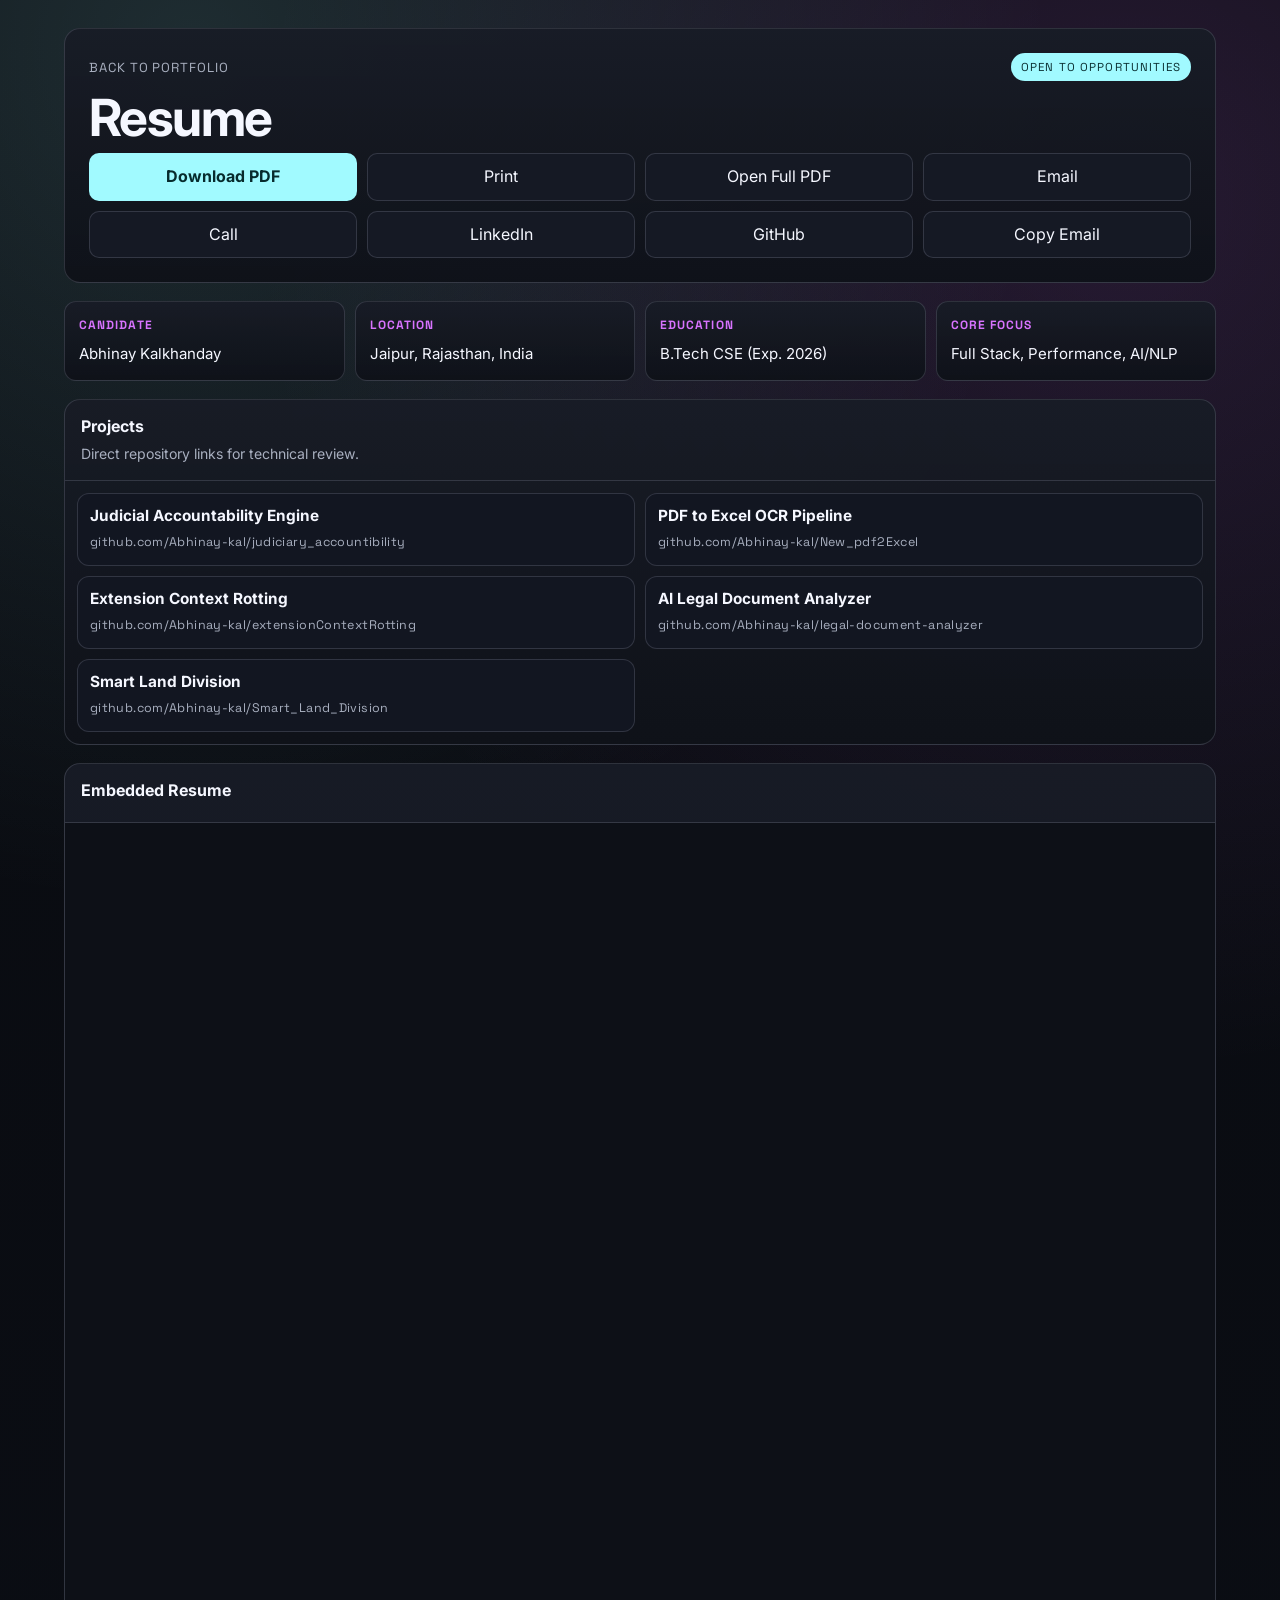
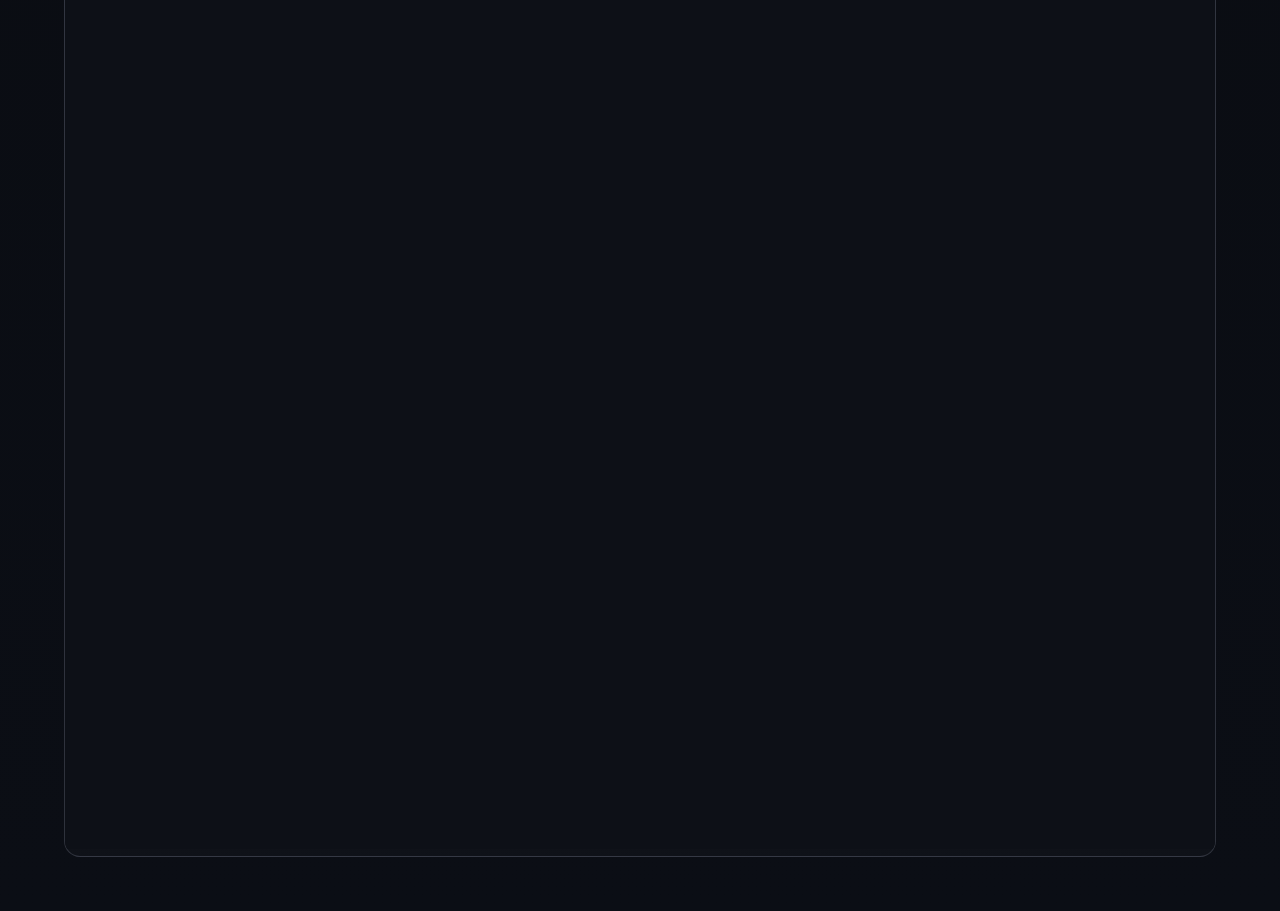
<file: resume.html>
<!DOCTYPE html>
<html lang="en">
<head>
    <meta charset="UTF-8">
    <meta name="viewport" content="width=device-width, initial-scale=1.0">
    <title>Resume | Abhinay Kalkhanday</title>
    <meta name="description" content="Resume page for Abhinay Kalkhanday with recruiter-friendly actions and embedded PDF view.">
    <link rel="preconnect" href="https://fonts.googleapis.com">
    <link rel="preconnect" href="https://fonts.gstatic.com" crossorigin>
    <link href="https://fonts.googleapis.com/css2?family=Inter:wght@400;500;600;700;900&family=Space+Grotesk:wght@400;500;700&display=swap" rel="stylesheet">
    <link rel="stylesheet" href="resume.css">
</head>
<body>
    <main class="resume-shell">
        <header class="resume-header">
            <div class="top-row">
                <a class="back-link" href="index.html">Back to Portfolio</a>
                <span class="availability">Open to opportunities</span>
            </div>
            <h1>Resume</h1>
            
            <div class="action-grid">
                <a class="action primary" href="Resume%20Abhinay%20Kalkanday.pdf" download>Download PDF</a>
                <a class="action" href="Resume%20Abhinay%20Kalkanday.pdf" target="_blank" rel="noopener noreferrer">Print</a>
                <a class="action" href="Resume%20Abhinay%20Kalkanday.pdf" target="_blank" rel="noopener noreferrer">Open Full PDF</a>
                <a class="action" href="mailto:abhinay2003kalkhanday@gmail.com?subject=Opportunity%20for%20Abhinay%20Kalkhanday">Email</a>
                <a class="action" href="tel:+919875800189">Call</a>
                <a class="action" href="https://www.linkedin.com/in/abhinay-kalkhanday-35313724b/" target="_blank" rel="noopener noreferrer">LinkedIn</a>
                <a class="action" href="https://github.com/Abhinay-kal" target="_blank" rel="noopener noreferrer">GitHub</a>
                <a class="action" href="mailto:abhinay2003kalkhanday@gmail.com">Copy Email</a>
            </div>
        </header>

        <section class="meta-panel" aria-label="Quick candidate snapshot">
            <article>
                <h2>Candidate</h2>
                <p>Abhinay Kalkhanday</p>
            </article>
            <article>
                <h2>Location</h2>
                <p>Jaipur, Rajasthan, India</p>
            </article>
            <article>
                <h2>Education</h2>
                <p>B.Tech CSE (Exp. 2026)</p>
            </article>
            <article>
                <h2>Core Focus</h2>
                <p>Full Stack, Performance, AI/NLP</p>
            </article>
        </section>

        <section class="projects-panel" aria-label="Selected project repositories">
            <div class="viewer-head">
                <h2>Projects</h2>
                <p>Direct repository links for technical review.</p>
            </div>
            <div class="project-grid">
                <article class="project-card">
                    <h3>Judicial Accountability Engine</h3>
                    <a href="https://github.com/Abhinay-kal/judiciary_accountibility" target="_blank" rel="noopener noreferrer">github.com/Abhinay-kal/judiciary_accountibility</a>
                </article>

                <article class="project-card">
                    <h3>PDF to Excel OCR Pipeline</h3>
                    <a href="https://github.com/Abhinay-kal/New_pdf2Excel" target="_blank" rel="noopener noreferrer">github.com/Abhinay-kal/New_pdf2Excel</a>
                </article>

                <article class="project-card">
                    <h3>Extension Context Rotting</h3>
                    <a href="https://github.com/Abhinay-kal/extensionContextRotting" target="_blank" rel="noopener noreferrer">github.com/Abhinay-kal/extensionContextRotting</a>
                </article>

                <article class="project-card">
                    <h3>AI Legal Document Analyzer</h3>
                    <a href="https://github.com/Abhinay-kal/legal-document-analyzer" target="_blank" rel="noopener noreferrer">github.com/Abhinay-kal/legal-document-analyzer</a>
                </article>

                <article class="project-card">
                    <h3>Smart Land Division</h3>
                    <a href="https://github.com/Abhinay-kal/Smart_Land_Division" target="_blank" rel="noopener noreferrer">github.com/Abhinay-kal/Smart_Land_Division</a>
                </article>
            </div>
        </section>

        <section class="viewer-panel" aria-label="Embedded resume PDF viewer">
            <div class="viewer-head">
                <h2>Embedded Resume</h2>
            </div>
            <iframe
                title="Abhinay Kalkhanday Resume"
                src="Resume%20Abhinay%20Kalkanday.pdf#view=FitH&toolbar=0&navpanes=0&scrollbar=0"
                loading="eager">
            </iframe>
        </section>
    </main>

</body>
</html>
</file>
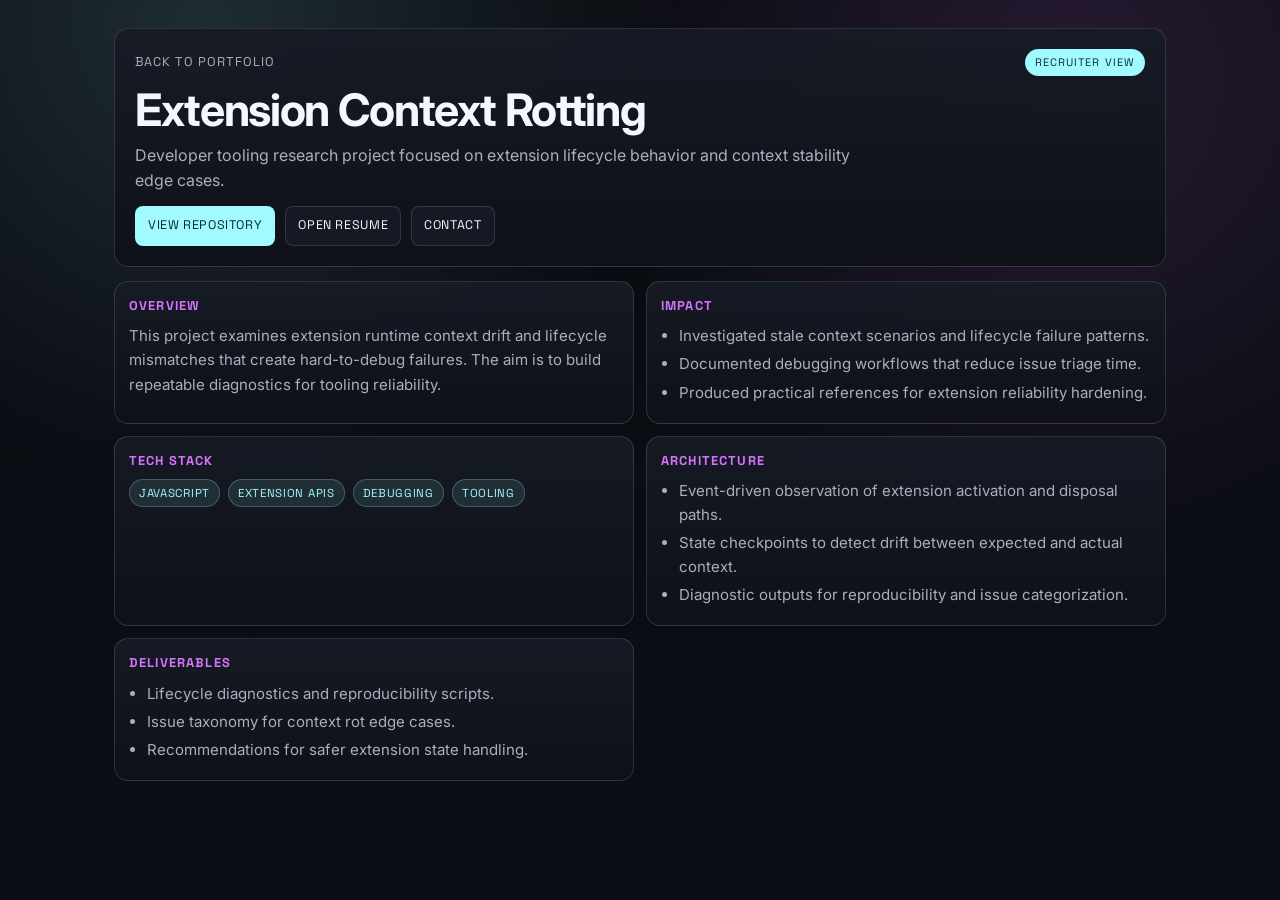
<file: projects/extension-context-rotting.html>
<!DOCTYPE html>
<html lang="en">
<head>
    <meta charset="UTF-8">
    <meta name="viewport" content="width=device-width, initial-scale=1.0">
    <title>Extension Context Rotting | Abhinay Kalkhanday</title>
    <meta name="description" content="Project detail page for Extension Context Rotting by Abhinay Kalkhanday.">
    <link rel="preconnect" href="https://fonts.googleapis.com">
    <link rel="preconnect" href="https://fonts.gstatic.com" crossorigin>
    <link href="https://fonts.googleapis.com/css2?family=Inter:wght@400;500;600;700;900&family=Space+Grotesk:wght@400;500;700&display=swap" rel="stylesheet">
    <link rel="stylesheet" href="project.css">
</head>
<body>
    <main class="project-shell">
        <header class="hero-panel">
            <div class="top-nav">
                <a class="back-link" href="../index.html">Back to Portfolio</a>
                <span class="badge">Recruiter View</span>
            </div>
            <h1>Extension Context Rotting</h1>
            <p class="subtitle">Developer tooling research project focused on extension lifecycle behavior and context stability edge cases.</p>
            <div class="cta-row">
                <a class="cta primary" href="https://github.com/Abhinay-kal/extensionContextRotting" target="_blank" rel="noopener noreferrer">View Repository</a>
                <a class="cta" href="../resume.html">Open Resume</a>
                <a class="cta" href="mailto:abhinay2003kalkhanday@gmail.com?subject=Discussion%20about%20Extension%20Context%20Rotting">Contact</a>
            </div>
        </header>

        <section class="grid">
            <article class="detail-panel">
                <h2>Overview</h2>
                <p>This project examines extension runtime context drift and lifecycle mismatches that create hard-to-debug failures. The aim is to build repeatable diagnostics for tooling reliability.</p>
            </article>

            <article class="detail-panel">
                <h2>Impact</h2>
                <ul>
                    <li>Investigated stale context scenarios and lifecycle failure patterns.</li>
                    <li>Documented debugging workflows that reduce issue triage time.</li>
                    <li>Produced practical references for extension reliability hardening.</li>
                </ul>
            </article>

            <article class="detail-panel">
                <h2>Tech Stack</h2>
                <div class="tags">
                    <span class="tag">JavaScript</span>
                    <span class="tag">Extension APIs</span>
                    <span class="tag">Debugging</span>
                    <span class="tag">Tooling</span>
                </div>
            </article>

            <article class="detail-panel">
                <h2>Architecture</h2>
                <ul>
                    <li>Event-driven observation of extension activation and disposal paths.</li>
                    <li>State checkpoints to detect drift between expected and actual context.</li>
                    <li>Diagnostic outputs for reproducibility and issue categorization.</li>
                </ul>
            </article>

            <article class="detail-panel">
                <h2>Deliverables</h2>
                <ul>
                    <li>Lifecycle diagnostics and reproducibility scripts.</li>
                    <li>Issue taxonomy for context rot edge cases.</li>
                    <li>Recommendations for safer extension state handling.</li>
                </ul>
            </article>
        </section>
    </main>
</body>
</html>
</file>
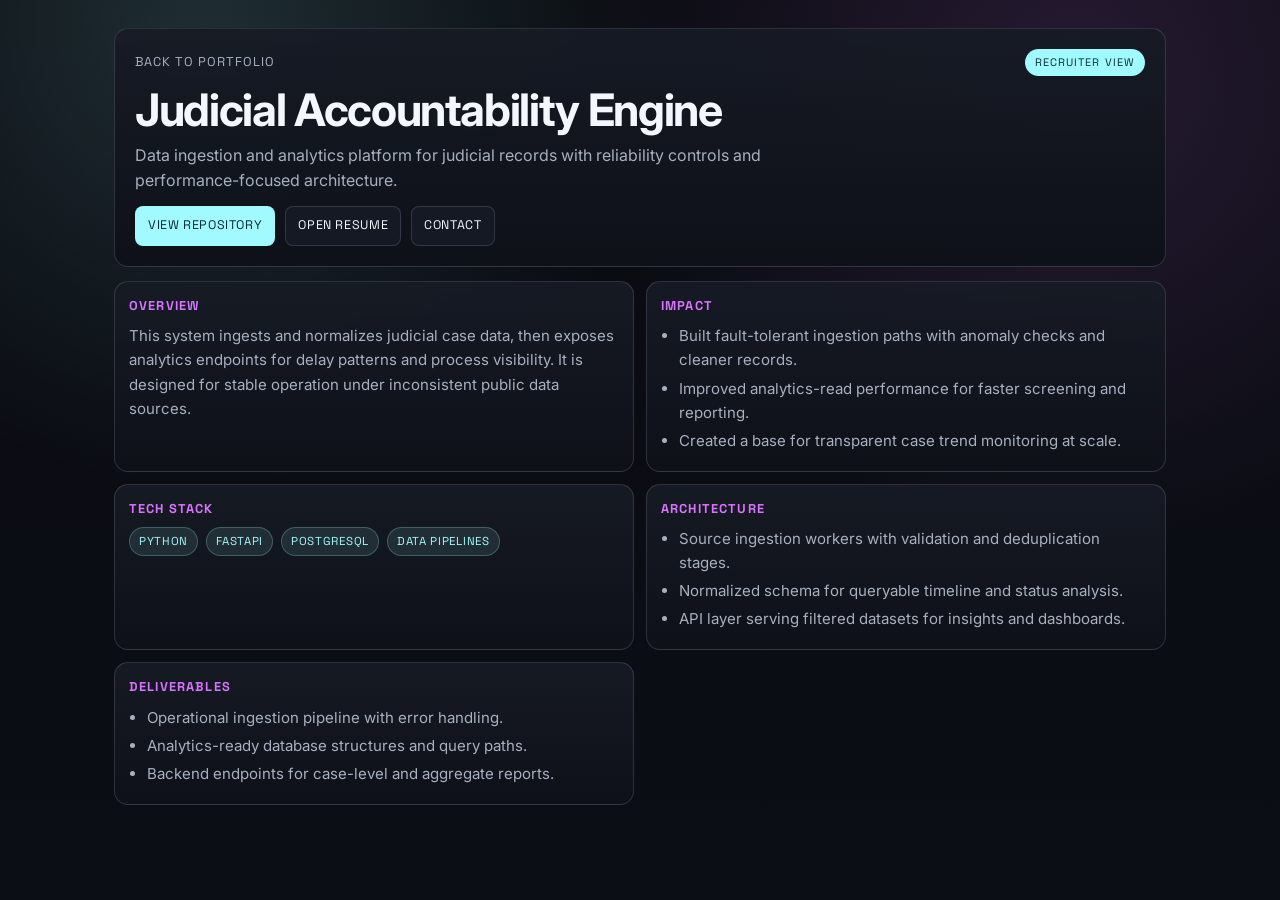
<file: projects/judicial-accountability.html>
<!DOCTYPE html>
<html lang="en">
<head>
    <meta charset="UTF-8">
    <meta name="viewport" content="width=device-width, initial-scale=1.0">
    <title>Judicial Accountability Engine | Abhinay Kalkhanday</title>
    <meta name="description" content="Project detail page for Judicial Accountability Engine by Abhinay Kalkhanday.">
    <link rel="preconnect" href="https://fonts.googleapis.com">
    <link rel="preconnect" href="https://fonts.gstatic.com" crossorigin>
    <link href="https://fonts.googleapis.com/css2?family=Inter:wght@400;500;600;700;900&family=Space+Grotesk:wght@400;500;700&display=swap" rel="stylesheet">
    <link rel="stylesheet" href="project.css">
</head>
<body>
    <main class="project-shell">
        <header class="hero-panel">
            <div class="top-nav">
                <a class="back-link" href="../index.html">Back to Portfolio</a>
                <span class="badge">Recruiter View</span>
            </div>
            <h1>Judicial Accountability Engine</h1>
            <p class="subtitle">Data ingestion and analytics platform for judicial records with reliability controls and performance-focused architecture.</p>
            <div class="cta-row">
                <a class="cta primary" href="https://github.com/Abhinay-kal/judiciary_accountibility" target="_blank" rel="noopener noreferrer">View Repository</a>
                <a class="cta" href="../resume.html">Open Resume</a>
                <a class="cta" href="mailto:abhinay2003kalkhanday@gmail.com?subject=Discussion%20about%20Judicial%20Accountability%20Engine">Contact</a>
            </div>
        </header>

        <section class="grid">
            <article class="detail-panel">
                <h2>Overview</h2>
                <p>This system ingests and normalizes judicial case data, then exposes analytics endpoints for delay patterns and process visibility. It is designed for stable operation under inconsistent public data sources.</p>
            </article>

            <article class="detail-panel">
                <h2>Impact</h2>
                <ul>
                    <li>Built fault-tolerant ingestion paths with anomaly checks and cleaner records.</li>
                    <li>Improved analytics-read performance for faster screening and reporting.</li>
                    <li>Created a base for transparent case trend monitoring at scale.</li>
                </ul>
            </article>

            <article class="detail-panel">
                <h2>Tech Stack</h2>
                <div class="tags">
                    <span class="tag">Python</span>
                    <span class="tag">FastAPI</span>
                    <span class="tag">PostgreSQL</span>
                    <span class="tag">Data Pipelines</span>
                </div>
            </article>

            <article class="detail-panel">
                <h2>Architecture</h2>
                <ul>
                    <li>Source ingestion workers with validation and deduplication stages.</li>
                    <li>Normalized schema for queryable timeline and status analysis.</li>
                    <li>API layer serving filtered datasets for insights and dashboards.</li>
                </ul>
            </article>

            <article class="detail-panel">
                <h2>Deliverables</h2>
                <ul>
                    <li>Operational ingestion pipeline with error handling.</li>
                    <li>Analytics-ready database structures and query paths.</li>
                    <li>Backend endpoints for case-level and aggregate reports.</li>
                </ul>
            </article>
        </section>
    </main>
</body>
</html>
</file>
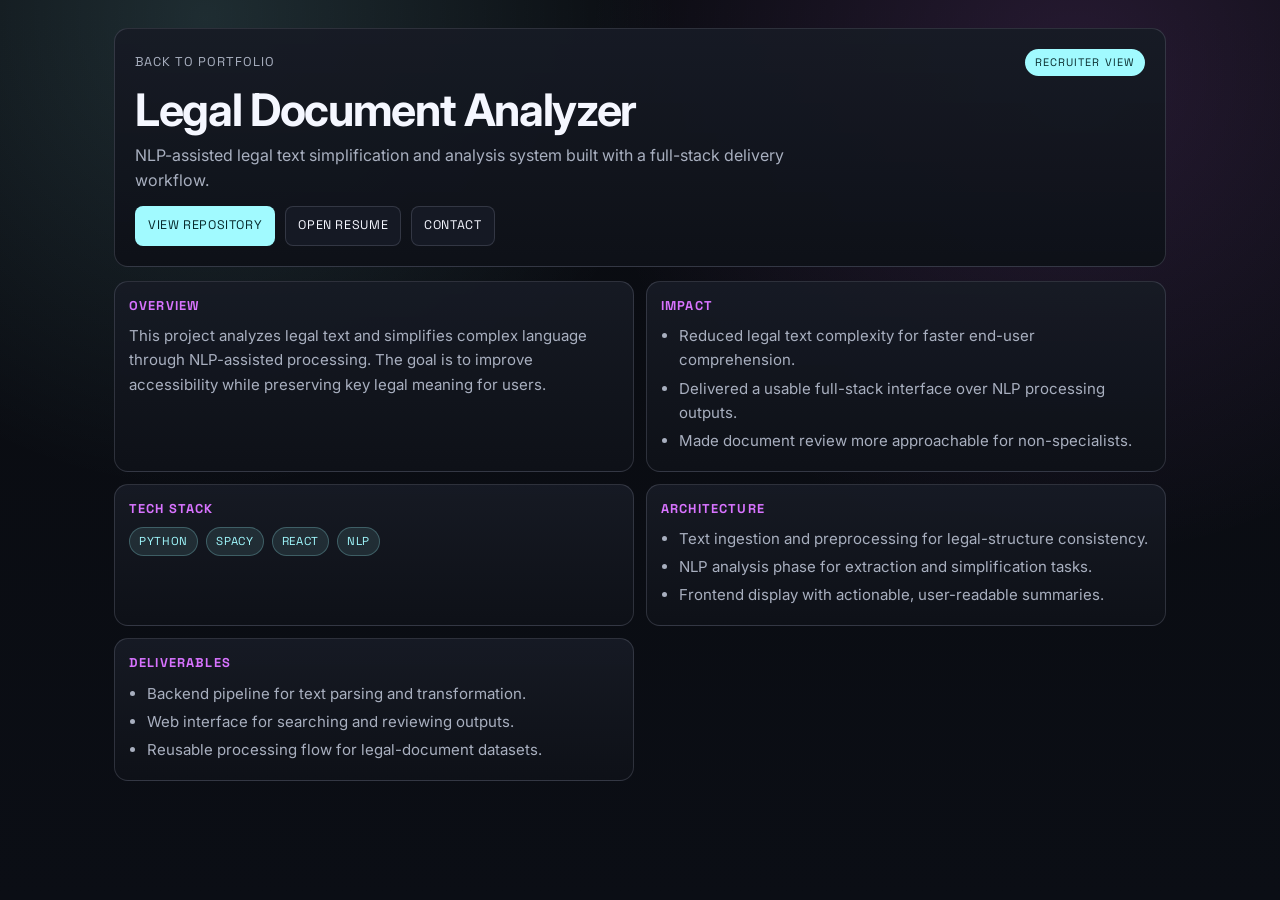
<file: projects/legal-document-analyzer.html>
<!DOCTYPE html>
<html lang="en">
<head>
    <meta charset="UTF-8">
    <meta name="viewport" content="width=device-width, initial-scale=1.0">
    <title>Legal Document Analyzer | Abhinay Kalkhanday</title>
    <meta name="description" content="Project detail page for Legal Document Analyzer by Abhinay Kalkhanday.">
    <link rel="preconnect" href="https://fonts.googleapis.com">
    <link rel="preconnect" href="https://fonts.gstatic.com" crossorigin>
    <link href="https://fonts.googleapis.com/css2?family=Inter:wght@400;500;600;700;900&family=Space+Grotesk:wght@400;500;700&display=swap" rel="stylesheet">
    <link rel="stylesheet" href="project.css">
</head>
<body>
    <main class="project-shell">
        <header class="hero-panel">
            <div class="top-nav">
                <a class="back-link" href="../index.html">Back to Portfolio</a>
                <span class="badge">Recruiter View</span>
            </div>
            <h1>Legal Document Analyzer</h1>
            <p class="subtitle">NLP-assisted legal text simplification and analysis system built with a full-stack delivery workflow.</p>
            <div class="cta-row">
                <a class="cta primary" href="https://github.com/Abhinay-kal/legal-document-analyzer" target="_blank" rel="noopener noreferrer">View Repository</a>
                <a class="cta" href="../resume.html">Open Resume</a>
                <a class="cta" href="mailto:abhinay2003kalkhanday@gmail.com?subject=Discussion%20about%20Legal%20Document%20Analyzer">Contact</a>
            </div>
        </header>

        <section class="grid">
            <article class="detail-panel">
                <h2>Overview</h2>
                <p>This project analyzes legal text and simplifies complex language through NLP-assisted processing. The goal is to improve accessibility while preserving key legal meaning for users.</p>
            </article>

            <article class="detail-panel">
                <h2>Impact</h2>
                <ul>
                    <li>Reduced legal text complexity for faster end-user comprehension.</li>
                    <li>Delivered a usable full-stack interface over NLP processing outputs.</li>
                    <li>Made document review more approachable for non-specialists.</li>
                </ul>
            </article>

            <article class="detail-panel">
                <h2>Tech Stack</h2>
                <div class="tags">
                    <span class="tag">Python</span>
                    <span class="tag">spaCy</span>
                    <span class="tag">React</span>
                    <span class="tag">NLP</span>
                </div>
            </article>

            <article class="detail-panel">
                <h2>Architecture</h2>
                <ul>
                    <li>Text ingestion and preprocessing for legal-structure consistency.</li>
                    <li>NLP analysis phase for extraction and simplification tasks.</li>
                    <li>Frontend display with actionable, user-readable summaries.</li>
                </ul>
            </article>

            <article class="detail-panel">
                <h2>Deliverables</h2>
                <ul>
                    <li>Backend pipeline for text parsing and transformation.</li>
                    <li>Web interface for searching and reviewing outputs.</li>
                    <li>Reusable processing flow for legal-document datasets.</li>
                </ul>
            </article>
        </section>
    </main>
</body>
</html>
</file>
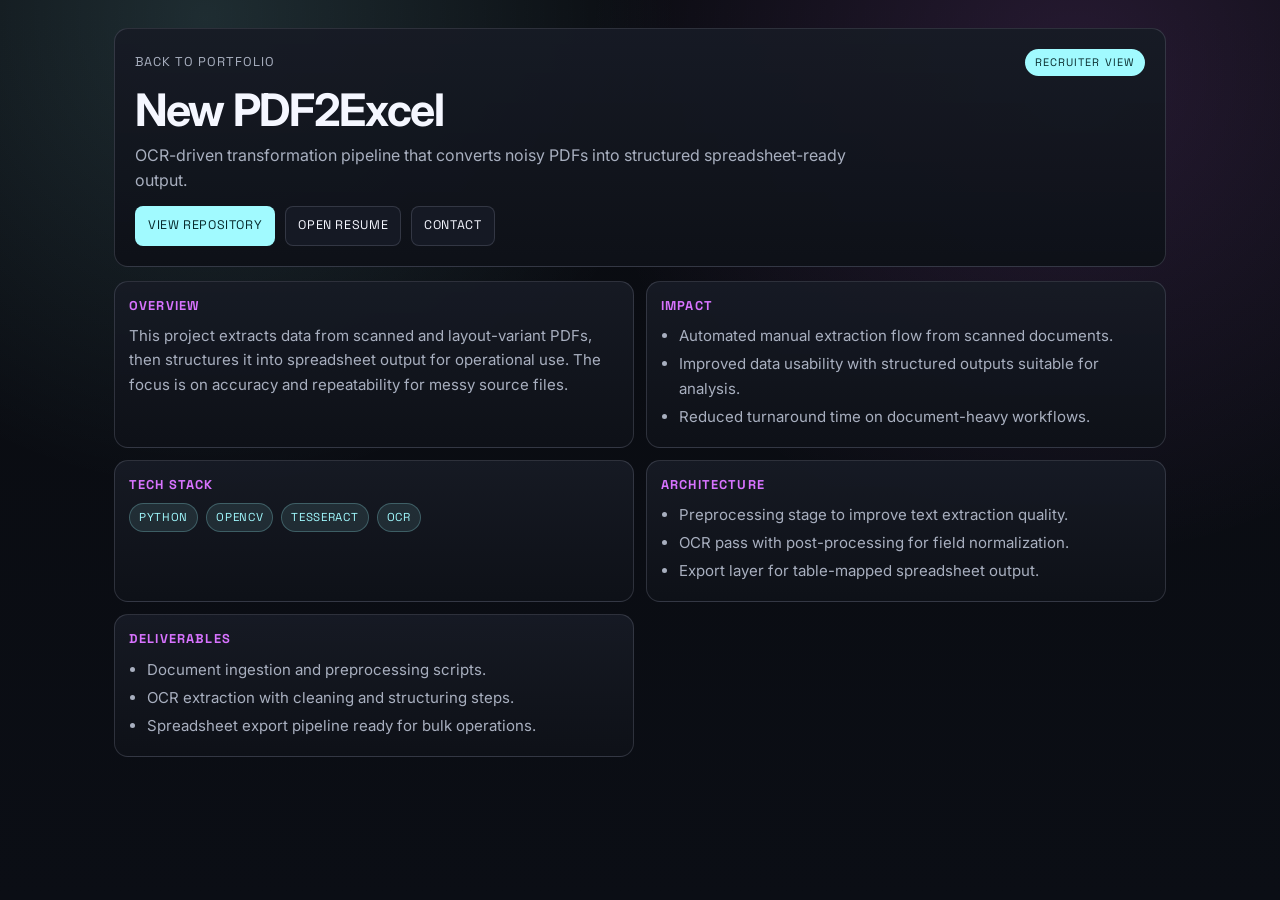
<file: projects/new-pdf2excel.html>
<!DOCTYPE html>
<html lang="en">
<head>
    <meta charset="UTF-8">
    <meta name="viewport" content="width=device-width, initial-scale=1.0">
    <title>New PDF2Excel | Abhinay Kalkhanday</title>
    <meta name="description" content="Project detail page for New PDF2Excel by Abhinay Kalkhanday.">
    <link rel="preconnect" href="https://fonts.googleapis.com">
    <link rel="preconnect" href="https://fonts.gstatic.com" crossorigin>
    <link href="https://fonts.googleapis.com/css2?family=Inter:wght@400;500;600;700;900&family=Space+Grotesk:wght@400;500;700&display=swap" rel="stylesheet">
    <link rel="stylesheet" href="project.css">
</head>
<body>
    <main class="project-shell">
        <header class="hero-panel">
            <div class="top-nav">
                <a class="back-link" href="../index.html">Back to Portfolio</a>
                <span class="badge">Recruiter View</span>
            </div>
            <h1>New PDF2Excel</h1>
            <p class="subtitle">OCR-driven transformation pipeline that converts noisy PDFs into structured spreadsheet-ready output.</p>
            <div class="cta-row">
                <a class="cta primary" href="https://github.com/Abhinay-kal/New_pdf2Excel" target="_blank" rel="noopener noreferrer">View Repository</a>
                <a class="cta" href="../resume.html">Open Resume</a>
                <a class="cta" href="mailto:abhinay2003kalkhanday@gmail.com?subject=Discussion%20about%20New%20PDF2Excel">Contact</a>
            </div>
        </header>

        <section class="grid">
            <article class="detail-panel">
                <h2>Overview</h2>
                <p>This project extracts data from scanned and layout-variant PDFs, then structures it into spreadsheet output for operational use. The focus is on accuracy and repeatability for messy source files.</p>
            </article>

            <article class="detail-panel">
                <h2>Impact</h2>
                <ul>
                    <li>Automated manual extraction flow from scanned documents.</li>
                    <li>Improved data usability with structured outputs suitable for analysis.</li>
                    <li>Reduced turnaround time on document-heavy workflows.</li>
                </ul>
            </article>

            <article class="detail-panel">
                <h2>Tech Stack</h2>
                <div class="tags">
                    <span class="tag">Python</span>
                    <span class="tag">OpenCV</span>
                    <span class="tag">Tesseract</span>
                    <span class="tag">OCR</span>
                </div>
            </article>

            <article class="detail-panel">
                <h2>Architecture</h2>
                <ul>
                    <li>Preprocessing stage to improve text extraction quality.</li>
                    <li>OCR pass with post-processing for field normalization.</li>
                    <li>Export layer for table-mapped spreadsheet output.</li>
                </ul>
            </article>

            <article class="detail-panel">
                <h2>Deliverables</h2>
                <ul>
                    <li>Document ingestion and preprocessing scripts.</li>
                    <li>OCR extraction with cleaning and structuring steps.</li>
                    <li>Spreadsheet export pipeline ready for bulk operations.</li>
                </ul>
            </article>
        </section>
    </main>
</body>
</html>
</file>
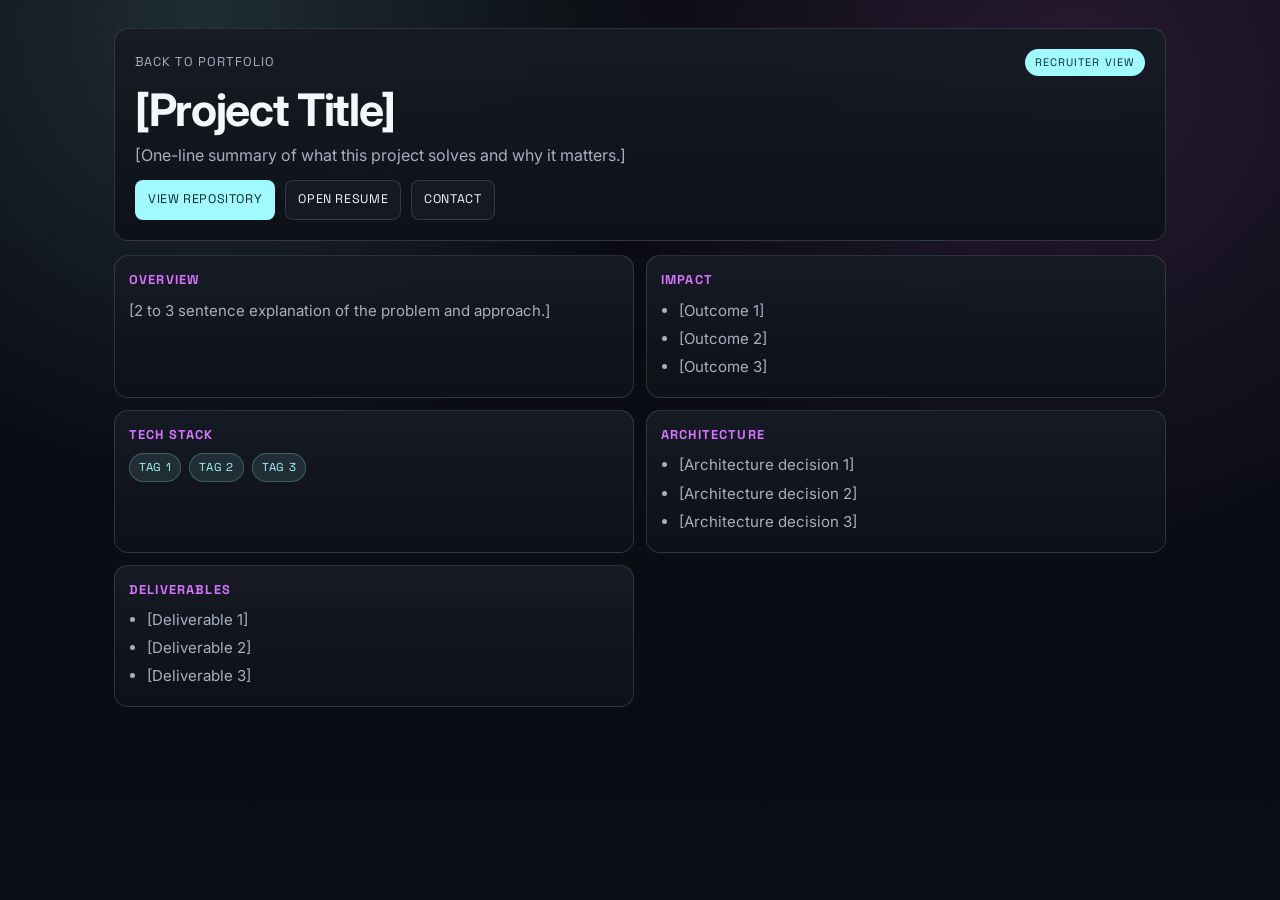
<file: projects/project-template.html>
<!DOCTYPE html>
<html lang="en">
<head>
    <meta charset="UTF-8">
    <meta name="viewport" content="width=device-width, initial-scale=1.0">
    <title>Project Template | Abhinay Kalkhanday</title>
    <link rel="preconnect" href="https://fonts.googleapis.com">
    <link rel="preconnect" href="https://fonts.gstatic.com" crossorigin>
    <link href="https://fonts.googleapis.com/css2?family=Inter:wght@400;500;600;700;900&family=Space+Grotesk:wght@400;500;700&display=swap" rel="stylesheet">
    <link rel="stylesheet" href="project.css">
</head>
<body>
    <main class="project-shell">
        <header class="hero-panel">
            <div class="top-nav">
                <a class="back-link" href="../index.html">Back to Portfolio</a>
                <span class="badge">Recruiter View</span>
            </div>
            <h1>[Project Title]</h1>
            <p class="subtitle">[One-line summary of what this project solves and why it matters.]</p>
            <div class="cta-row">
                <a class="cta primary" href="#" target="_blank" rel="noopener noreferrer">View Repository</a>
                <a class="cta" href="../resume.html">Open Resume</a>
                <a class="cta" href="mailto:abhinay2003kalkhanday@gmail.com?subject=Discussion%20about%20[Project%20Title]">Contact</a>
            </div>
        </header>

        <section class="grid">
            <article class="detail-panel">
                <h2>Overview</h2>
                <p>[2 to 3 sentence explanation of the problem and approach.]</p>
            </article>

            <article class="detail-panel">
                <h2>Impact</h2>
                <ul>
                    <li>[Outcome 1]</li>
                    <li>[Outcome 2]</li>
                    <li>[Outcome 3]</li>
                </ul>
            </article>

            <article class="detail-panel">
                <h2>Tech Stack</h2>
                <div class="tags">
                    <span class="tag">Tag 1</span>
                    <span class="tag">Tag 2</span>
                    <span class="tag">Tag 3</span>
                </div>
            </article>

            <article class="detail-panel">
                <h2>Architecture</h2>
                <ul>
                    <li>[Architecture decision 1]</li>
                    <li>[Architecture decision 2]</li>
                    <li>[Architecture decision 3]</li>
                </ul>
            </article>

            <article class="detail-panel">
                <h2>Deliverables</h2>
                <ul>
                    <li>[Deliverable 1]</li>
                    <li>[Deliverable 2]</li>
                    <li>[Deliverable 3]</li>
                </ul>
            </article>
        </section>
    </main>
</body>
</html>
</file>
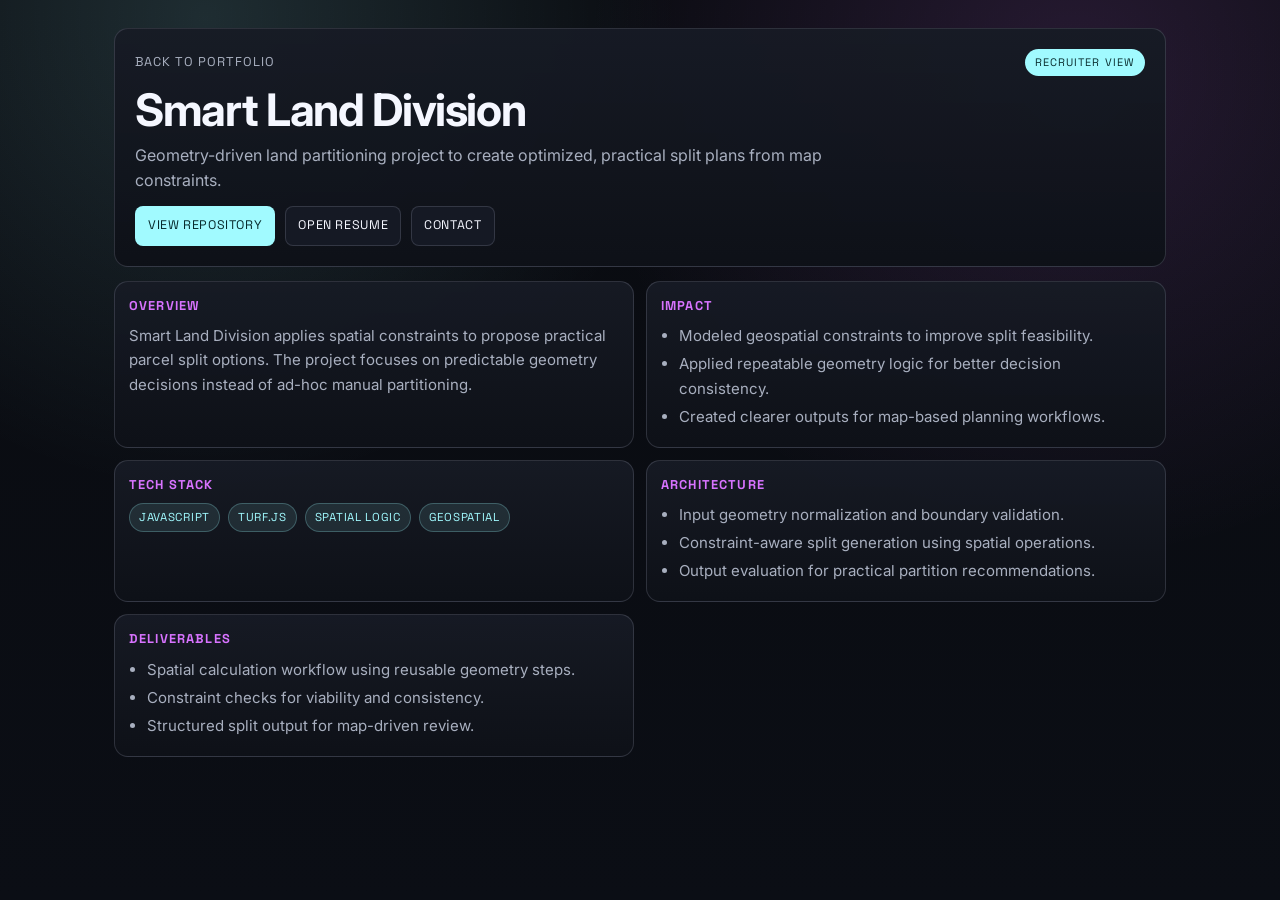
<file: projects/smart-land-division.html>
<!DOCTYPE html>
<html lang="en">
<head>
    <meta charset="UTF-8">
    <meta name="viewport" content="width=device-width, initial-scale=1.0">
    <title>Smart Land Division | Abhinay Kalkhanday</title>
    <meta name="description" content="Project detail page for Smart Land Division by Abhinay Kalkhanday.">
    <link rel="preconnect" href="https://fonts.googleapis.com">
    <link rel="preconnect" href="https://fonts.gstatic.com" crossorigin>
    <link href="https://fonts.googleapis.com/css2?family=Inter:wght@400;500;600;700;900&family=Space+Grotesk:wght@400;500;700&display=swap" rel="stylesheet">
    <link rel="stylesheet" href="project.css">
</head>
<body>
    <main class="project-shell">
        <header class="hero-panel">
            <div class="top-nav">
                <a class="back-link" href="../index.html">Back to Portfolio</a>
                <span class="badge">Recruiter View</span>
            </div>
            <h1>Smart Land Division</h1>
            <p class="subtitle">Geometry-driven land partitioning project to create optimized, practical split plans from map constraints.</p>
            <div class="cta-row">
                <a class="cta primary" href="https://github.com/Abhinay-kal/Smart_Land_Division" target="_blank" rel="noopener noreferrer">View Repository</a>
                <a class="cta" href="../resume.html">Open Resume</a>
                <a class="cta" href="mailto:abhinay2003kalkhanday@gmail.com?subject=Discussion%20about%20Smart%20Land%20Division">Contact</a>
            </div>
        </header>

        <section class="grid">
            <article class="detail-panel">
                <h2>Overview</h2>
                <p>Smart Land Division applies spatial constraints to propose practical parcel split options. The project focuses on predictable geometry decisions instead of ad-hoc manual partitioning.</p>
            </article>

            <article class="detail-panel">
                <h2>Impact</h2>
                <ul>
                    <li>Modeled geospatial constraints to improve split feasibility.</li>
                    <li>Applied repeatable geometry logic for better decision consistency.</li>
                    <li>Created clearer outputs for map-based planning workflows.</li>
                </ul>
            </article>

            <article class="detail-panel">
                <h2>Tech Stack</h2>
                <div class="tags">
                    <span class="tag">JavaScript</span>
                    <span class="tag">Turf.js</span>
                    <span class="tag">Spatial Logic</span>
                    <span class="tag">Geospatial</span>
                </div>
            </article>

            <article class="detail-panel">
                <h2>Architecture</h2>
                <ul>
                    <li>Input geometry normalization and boundary validation.</li>
                    <li>Constraint-aware split generation using spatial operations.</li>
                    <li>Output evaluation for practical partition recommendations.</li>
                </ul>
            </article>

            <article class="detail-panel">
                <h2>Deliverables</h2>
                <ul>
                    <li>Spatial calculation workflow using reusable geometry steps.</li>
                    <li>Constraint checks for viability and consistency.</li>
                    <li>Structured split output for map-driven review.</li>
                </ul>
            </article>
        </section>
    </main>
</body>
</html>
</file>
<file: resume.css>
:root {
    --bg: #090b10;
    --panel: #151924;
    --panel-2: #121621;
    --border: rgba(146, 152, 170, 0.24);
    --text-main: #f5f7ff;
    --text-dim: #a8afbf;
    --cyan: #a1faff;
    --magenta: #d873ff;
}

* {
    box-sizing: border-box;
    margin: 0;
    padding: 0;
}

html,
body {
    min-height: 100%;
}

body {
    font-family: 'Inter', sans-serif;
    color: var(--text-main);
    background:
        radial-gradient(circle at 15% 2%, rgba(161, 250, 255, 0.14), transparent 32%),
        radial-gradient(circle at 88% 8%, rgba(216, 115, 255, 0.14), transparent 34%),
        linear-gradient(180deg, #090b10 0%, #0b0e15 100%);
    line-height: 1.6;
}

a,
button {
    font: inherit;
    color: inherit;
}

.resume-shell {
    width: min(1200px, 100%);
    margin: 0 auto;
    padding: 28px 24px 54px;
    display: grid;
    gap: 18px;
}

.resume-header {
    border: 1px solid var(--border);
    background: linear-gradient(180deg, rgba(24, 28, 38, 0.95), rgba(15, 18, 25, 0.98));
    border-radius: 16px;
    padding: 24px;
}

.top-row {
    display: flex;
    justify-content: space-between;
    align-items: center;
    gap: 10px;
    margin-bottom: 10px;
}

.back-link {
    text-decoration: none;
    font-family: 'Space Grotesk', sans-serif;
    font-size: 0.82rem;
    letter-spacing: 0.07em;
    text-transform: uppercase;
    color: var(--text-dim);
}

.back-link:hover {
    color: var(--cyan);
}

.availability {
    font-family: 'Space Grotesk', sans-serif;
    font-size: 0.72rem;
    letter-spacing: 0.1em;
    text-transform: uppercase;
    color: #0b2f31;
    background: var(--cyan);
    border-radius: 999px;
    padding: 5px 10px;
}

h1 {
    font-size: clamp(2rem, 6vw, 3.2rem);
    line-height: 1.05;
    letter-spacing: -0.03em;
    margin-bottom: 8px;
}

.intro {
    color: var(--text-dim);
    max-width: 72ch;
    margin-bottom: 16px;
}

.action-grid {
    display: grid;
    grid-template-columns: repeat(4, minmax(0, 1fr));
    gap: 10px;
}

.action {
    border: 1px solid var(--border);
    border-radius: 10px;
    background: var(--panel);
    color: var(--text-main);
    text-decoration: none;
    padding: 10px 12px;
    text-align: center;
    cursor: pointer;
    transition: transform 0.2s ease, border-color 0.2s ease;
}

.action.primary {
    background: var(--cyan);
    color: #072b2d;
    border-color: rgba(161, 250, 255, 0.8);
    font-weight: 700;
}

.action:hover {
    transform: translateY(-2px);
    border-color: rgba(216, 115, 255, 0.5);
}

.meta-panel {
    display: grid;
    grid-template-columns: repeat(4, minmax(0, 1fr));
    gap: 10px;
}

.meta-panel article {
    border: 1px solid var(--border);
    background: linear-gradient(180deg, rgba(24, 28, 38, 0.95), rgba(15, 18, 25, 0.98));
    border-radius: 12px;
    padding: 14px;
}

.meta-panel h2 {
    font-family: 'Space Grotesk', sans-serif;
    font-size: 0.75rem;
    letter-spacing: 0.09em;
    text-transform: uppercase;
    color: var(--magenta);
    margin-bottom: 6px;
}

.meta-panel p {
    font-size: 0.94rem;
    color: var(--text-main);
}

.projects-panel {
    border: 1px solid var(--border);
    background: linear-gradient(180deg, rgba(24, 28, 38, 0.95), rgba(15, 18, 25, 0.98));
    border-radius: 16px;
    overflow: hidden;
}

.project-grid {
    display: grid;
    grid-template-columns: repeat(2, minmax(0, 1fr));
    gap: 10px;
    padding: 12px;
}

.project-card {
    border: 1px solid var(--border);
    border-radius: 12px;
    background: var(--panel-2);
    padding: 12px;
}

.project-card h3 {
    font-size: 0.96rem;
    line-height: 1.25;
    margin-bottom: 8px;
}

.project-card a {
    display: block;
    text-decoration: none;
    font-family: 'Space Grotesk', sans-serif;
    font-size: 0.78rem;
    letter-spacing: 0.03em;
    color: var(--text-dim);
    overflow-wrap: anywhere;
}

.project-card a:hover {
    color: var(--cyan);
}

.viewer-panel {
    border: 1px solid var(--border);
    background: linear-gradient(180deg, rgba(24, 28, 38, 0.95), rgba(15, 18, 25, 0.98));
    border-radius: 16px;
    overflow: hidden;
}

.viewer-head {
    padding: 14px 16px;
    border-bottom: 1px solid var(--border);
}

.viewer-head h2 {
    font-size: 1rem;
    margin-bottom: 4px;
}

.viewer-head p {
    color: var(--text-dim);
    font-size: 0.88rem;
}

.viewer-panel iframe {
    width: 100%;
    aspect-ratio: 1 / 1.414;
    height: auto;
    border: 0;
    background: #0d1017;
}

@media (max-width: 980px) {
    .action-grid {
        grid-template-columns: repeat(2, minmax(0, 1fr));
    }

    .meta-panel {
        grid-template-columns: repeat(2, minmax(0, 1fr));
    }

    .project-grid {
        grid-template-columns: 1fr;
    }
}

@media (max-width: 640px) {
    .resume-shell {
        padding: 20px 14px 40px;
    }

    .resume-header {
        padding: 16px;
    }

    .top-row {
        flex-direction: column;
        align-items: flex-start;
    }

    .action-grid,
    .meta-panel {
        grid-template-columns: 1fr;
    }

    .viewer-panel iframe {
        aspect-ratio: 1 / 1.5;
    }
}
</file>
<file: projects/project.css>
:root {
    --bg: #090b10;
    --panel: #151924;
    --panel-soft: #121621;
    --border: rgba(146, 152, 170, 0.24);
    --text-main: #f5f7ff;
    --text-dim: #a8afbf;
    --cyan: #a1faff;
    --magenta: #d873ff;
}

* {
    box-sizing: border-box;
    margin: 0;
    padding: 0;
}

html,
body {
    min-height: 100%;
}

body {
    font-family: 'Inter', sans-serif;
    color: var(--text-main);
    line-height: 1.6;
    background:
        radial-gradient(circle at 16% 2%, rgba(161, 250, 255, 0.14), transparent 34%),
        radial-gradient(circle at 84% 8%, rgba(216, 115, 255, 0.14), transparent 36%),
        linear-gradient(180deg, #090b10 0%, #0b0e15 100%);
}

a {
    color: inherit;
}

.project-shell {
    width: min(1100px, 100%);
    margin: 0 auto;
    padding: 28px 24px 56px;
    display: grid;
    gap: 14px;
}

.hero-panel,
.detail-panel {
    border: 1px solid var(--border);
    border-radius: 14px;
    background: linear-gradient(180deg, rgba(23, 27, 37, 0.95), rgba(14, 17, 24, 0.98));
}

.hero-panel {
    padding: 20px;
}

.top-nav {
    display: flex;
    justify-content: space-between;
    align-items: center;
    gap: 10px;
    margin-bottom: 10px;
}

.back-link {
    text-decoration: none;
    font-family: 'Space Grotesk', sans-serif;
    font-size: 0.8rem;
    letter-spacing: 0.08em;
    text-transform: uppercase;
    color: var(--text-dim);
}

.back-link:hover {
    color: var(--cyan);
}

.badge {
    font-family: 'Space Grotesk', sans-serif;
    font-size: 0.68rem;
    letter-spacing: 0.1em;
    text-transform: uppercase;
    color: #0b2f31;
    background: var(--cyan);
    border-radius: 999px;
    padding: 5px 10px;
}

h1 {
    font-size: clamp(1.8rem, 5vw, 2.8rem);
    line-height: 1.08;
    letter-spacing: -0.03em;
    margin-bottom: 8px;
}

.subtitle {
    color: var(--text-dim);
    margin-bottom: 12px;
    max-width: 72ch;
}

.cta-row {
    display: flex;
    flex-wrap: wrap;
    gap: 10px;
}

.cta {
    text-decoration: none;
    border: 1px solid var(--border);
    background: var(--panel);
    border-radius: 8px;
    padding: 9px 12px;
    font-family: 'Space Grotesk', sans-serif;
    font-size: 0.78rem;
    letter-spacing: 0.05em;
    text-transform: uppercase;
}

.cta.primary {
    background: var(--cyan);
    color: #072b2d;
    border-color: rgba(161, 250, 255, 0.8);
}

.cta:hover {
    border-color: rgba(216, 115, 255, 0.5);
}

.grid {
    display: grid;
    grid-template-columns: repeat(2, minmax(0, 1fr));
    gap: 12px;
}

.detail-panel {
    padding: 14px;
}

.detail-panel h2 {
    font-family: 'Space Grotesk', sans-serif;
    font-size: 0.8rem;
    letter-spacing: 0.09em;
    text-transform: uppercase;
    color: var(--magenta);
    margin-bottom: 8px;
}

.detail-panel p,
.detail-panel li {
    color: var(--text-dim);
    font-size: 0.94rem;
}

.detail-panel ul {
    padding-left: 18px;
}

.detail-panel li {
    margin-bottom: 4px;
}

.tags {
    display: flex;
    flex-wrap: wrap;
    gap: 8px;
}

.tag {
    font-family: 'Space Grotesk', sans-serif;
    font-size: 0.72rem;
    letter-spacing: 0.06em;
    text-transform: uppercase;
    color: var(--cyan);
    border: 1px solid rgba(161, 250, 255, 0.24);
    background: rgba(161, 250, 255, 0.1);
    border-radius: 999px;
    padding: 4px 9px;
}

@media (max-width: 820px) {
    .grid {
        grid-template-columns: 1fr;
    }
}

@media (max-width: 640px) {
    .project-shell {
        padding: 20px 14px 40px;
    }

    .hero-panel,
    .detail-panel {
        border-radius: 12px;
    }
}
</file>
